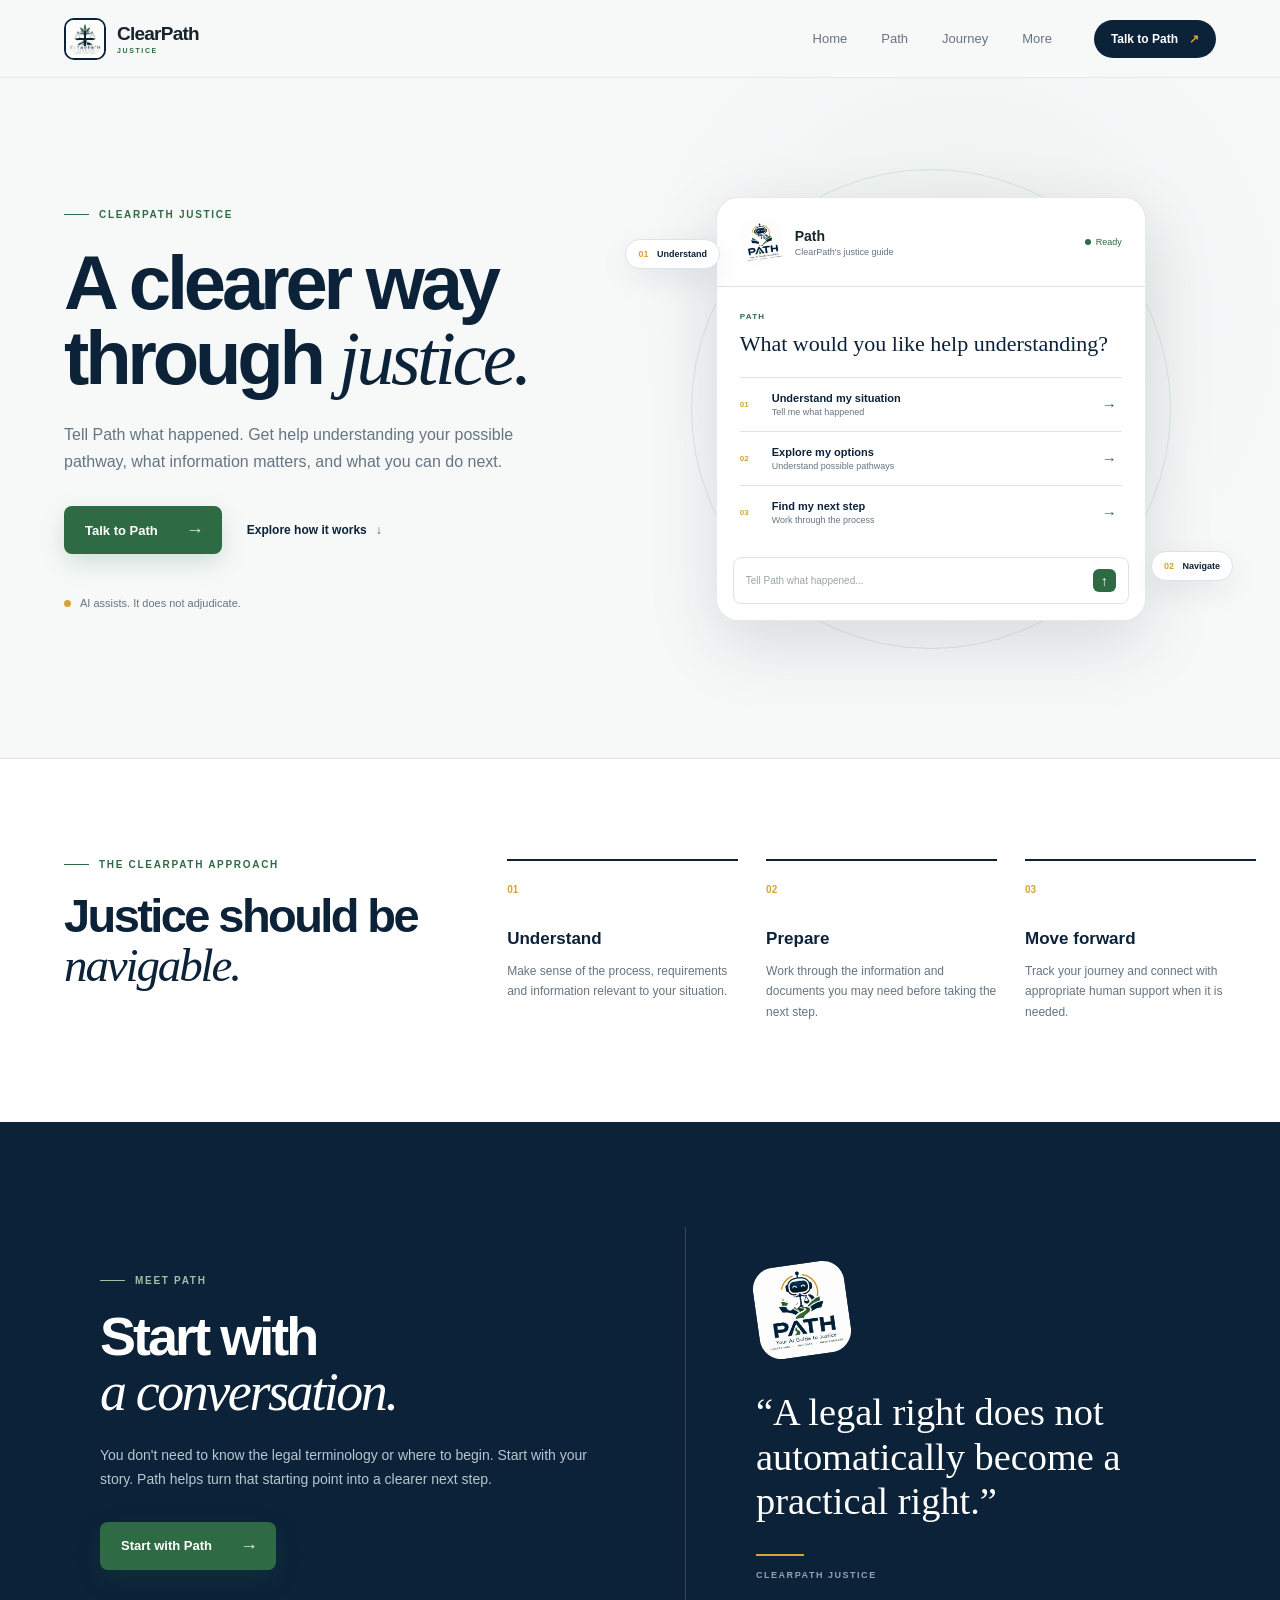
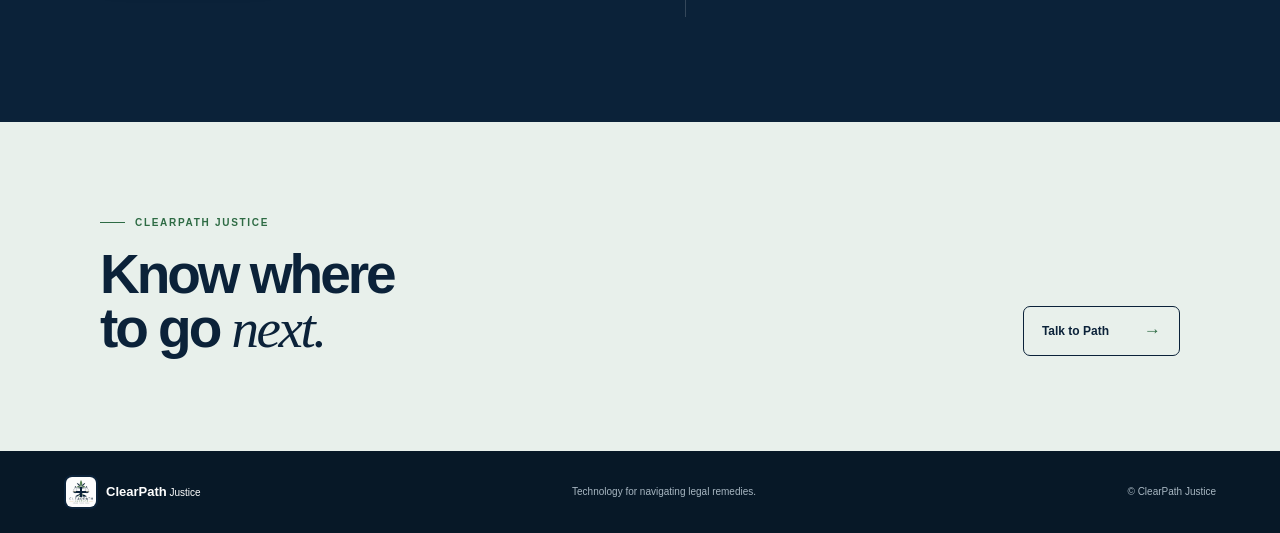
<file: index.html>
<!doctype html>
<html lang="en">
<head>
  <meta charset="utf-8">
  <meta name="viewport" content="width=device-width,initial-scale=1">
  <meta name="theme-color" content="#0B2239">
  <meta name="description" content="ClearPath Justice — helping people understand and navigate justice pathways.">
  <title>ClearPath Justice</title>
  <link rel="manifest" href="/manifest.webmanifest">
  <link rel="stylesheet" href="/styles.css">
</head>

<body>
  <div class="site-shell">

    <header class="site-header">
      <a class="brand" href="#home" aria-label="ClearPath Justice home">
        <span class="brand-mark">
          <img src="assets/clearpath-logo.jpeg" alt="ClearPath Justice" />
        </span>
        <span class="brand-copy">
          <strong>ClearPath</strong>
          <small>JUSTICE</small>
        </span>
      </a>

      <nav class="desktop-nav" aria-label="Primary navigation">
        <a href="#home">Home</a>
        <a href="#path">Path</a>
        <a href="#journey">Journey</a>
        <a href="#more">More</a>
      </nav>

      <a class="header-action" href="#path">
        <span>Talk to Path</span>
        <span aria-hidden="true">↗</span>
      </a>
    </header>

    <main>

      <section class="hero" id="home">
        <div class="hero-inner">

          <div class="hero-copy">
            <div class="eyebrow">
              <span class="eyebrow-line"></span>
              CLEARPATH JUSTICE
            </div>

            <h1>
              A clearer way<br>
              through <em>justice.</em>
            </h1>

            <p class="hero-lead">
              Tell Path what happened. Get help understanding your
              possible pathway, what information matters, and what
              you can do next.
            </p>

            <div class="hero-actions">
              <a class="primary-button" href="#path">
                <span>Talk to Path</span>
                <span class="button-arrow">→</span>
              </a>

              <a class="text-button" href="#journey">
                Explore how it works
                <span>↓</span>
              </a>
            </div>

            <div class="trust-note">
              <span class="trust-dot"></span>
              AI assists. It does not adjudicate.
            </div>
          </div>

          <div class="hero-visual" aria-label="Path conversational assistant preview">

            <div class="path-orbit orbit-one"></div>
            <div class="path-orbit orbit-two"></div>

            <div class="path-card">
              <div class="path-card-top">
                <div class="path-identity">
                  <span class="path-mark">
                    <img src="assets/path-logo.png" alt="Path" />
                  </span>
                  <div>
                    <strong>Path</strong>
                    <small>ClearPath's justice guide</small>
                  </div>
                </div>

                <span class="online">
                  <i></i> Ready
                </span>
              </div>

              <div class="conversation-preview">
                <div class="preview-label">PATH</div>

                <p class="path-question">
                  What would you like help understanding?
                </p>

                <div class="preview-option">
                  <span>01</span>
                  <div>
                    <strong>Understand my situation</strong>
                    <small>Tell me what happened</small>
                  </div>
                  <span class="option-arrow">→</span>
                </div>

                <div class="preview-option">
                  <span>02</span>
                  <div>
                    <strong>Explore my options</strong>
                    <small>Understand possible pathways</small>
                  </div>
                  <span class="option-arrow">→</span>
                </div>

                <div class="preview-option">
                  <span>03</span>
                  <div>
                    <strong>Find my next step</strong>
                    <small>Work through the process</small>
                  </div>
                  <span class="option-arrow">→</span>
                </div>
              </div>

              <div class="path-input-preview">
                <span>Tell Path what happened...</span>
                <b>↑</b>
              </div>
            </div>

            <div class="floating-label label-one">
              <span>01</span>
              Understand
            </div>

            <div class="floating-label label-two">
              <span>02</span>
              Navigate
            </div>

          </div>
        </div>
      </section>

      <section class="principles" id="journey">
        <div class="section-inner">

          <div class="section-intro">
            <div class="eyebrow">
              <span class="eyebrow-line"></span>
              THE CLEARPATH APPROACH
            </div>
            <h2>Justice should be<br><em>navigable.</em></h2>
          </div>

          <div class="principle-grid">

            <article class="principle">
              <span class="principle-number">01</span>
              <h3>Understand</h3>
              <p>
                Make sense of the process, requirements and information
                relevant to your situation.
              </p>
            </article>

            <article class="principle">
              <span class="principle-number">02</span>
              <h3>Prepare</h3>
              <p>
                Work through the information and documents you may need
                before taking the next step.
              </p>
            </article>

            <article class="principle">
              <span class="principle-number">03</span>
              <h3>Move forward</h3>
              <p>
                Track your journey and connect with appropriate human
                support when it is needed.
              </p>
            </article>

          </div>
        </div>
      </section>

      <section class="path-section" id="path">
        <div class="path-section-inner">

          <div class="path-section-copy">
            <div class="eyebrow">
              <span class="eyebrow-line"></span>
              MEET PATH
            </div>

            <h2>Start with<br><em>a conversation.</em></h2>

            <p>
              You don't need to know the legal terminology or where to
              begin. Start with your story. Path helps turn that starting
              point into a clearer next step.
            </p>

            <a class="primary-button" href="#path">
              <span>Start with Path</span>
              <span class="button-arrow">→</span>
            </a>
          </div>

          <div class="path-statement">
            <span class="large-path-mark">
              <img src="assets/path-logo.png" alt="Path" />
            </span>

            <blockquote>
              “A legal right does not automatically become
              a practical right.”
            </blockquote>

            <div class="statement-rule"></div>

            <span class="statement-caption">
              CLEARPATH JUSTICE
            </span>
          </div>

        </div>
      </section>

      <section class="closing" id="more">
        <div class="closing-inner">
          <div>
            <div class="eyebrow">
              <span class="eyebrow-line"></span>
              CLEARPATH JUSTICE
            </div>
            <h2>Know where<br>to go <em>next.</em></h2>
          </div>

          <a class="outline-button" href="#path">
            Talk to Path <span>→</span>
          </a>
        </div>
      </section>

    </main>

    <footer class="site-footer">
      <div class="footer-brand">
        <span class="brand-mark small">
          <img src="assets/clearpath-logo.jpeg" alt="ClearPath Justice" />
        </span>
        <span><strong>ClearPath</strong> Justice</span>
      </div>

      <p>Technology for navigating legal remedies.</p>

      <span>© ClearPath Justice</span>
    </footer>

  </div>

  <script src="/app.js"></script>
</body>
</html>
</file>
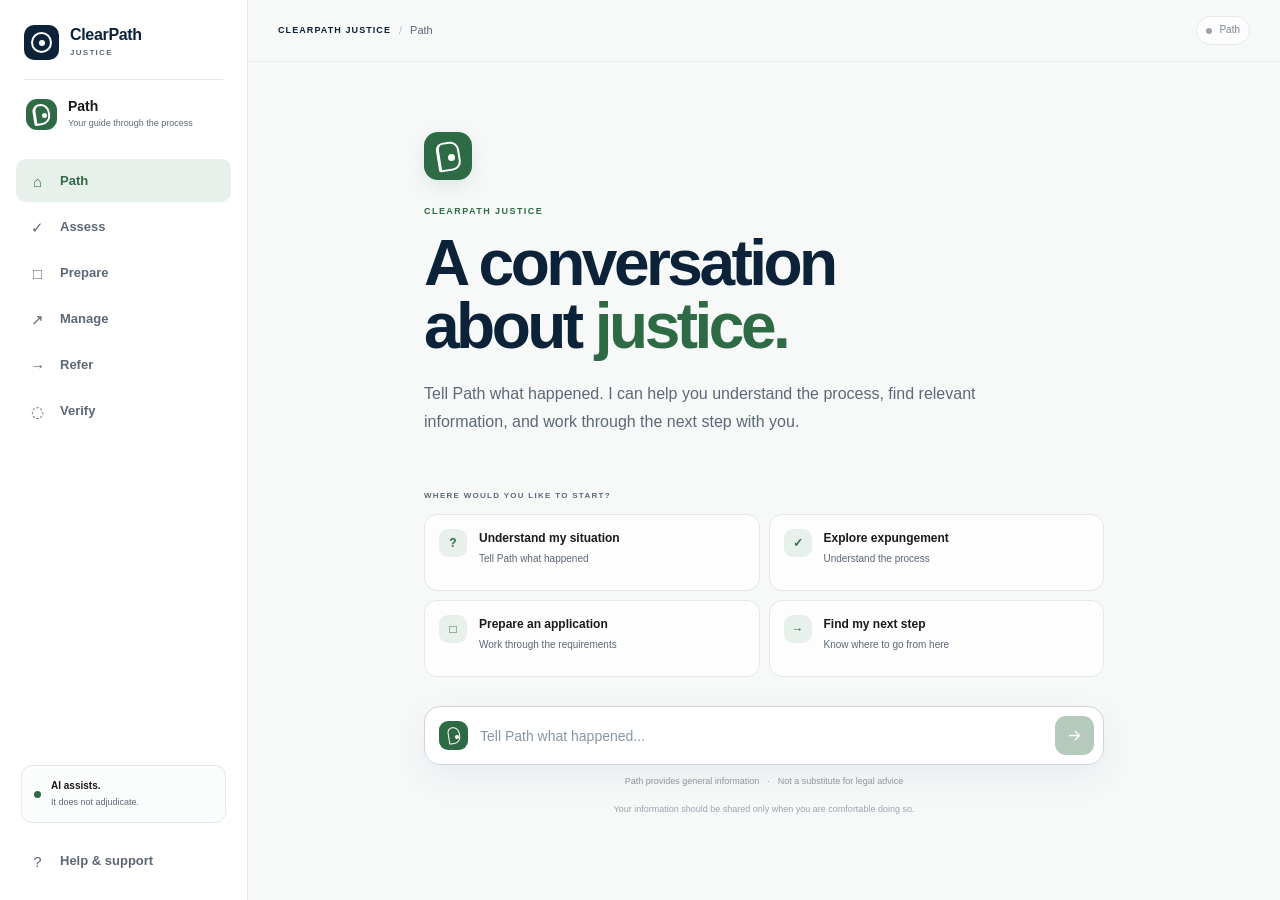
<file: frontend/index.html>
<!DOCTYPE html>
<html lang="en">
<head>
  <meta charset="UTF-8">
  <meta name="viewport" content="width=device-width, initial-scale=1.0">
  <meta name="theme-color" content="#0B2239">
  <meta name="description" content="ClearPath Justice — a conversation about justice.">
  <title>Path — ClearPath Justice</title>

  <link rel="stylesheet" href="/frontend/../design/clearpath/tokens.css">
  <link rel="stylesheet" href="/frontend/styles.css">
</head>

<body>

  <div class="app-shell">

    <!-- =====================================================
         SIDEBAR
    ====================================================== -->
    <aside class="sidebar" aria-label="ClearPath navigation">

      <div class="sidebar-inner">

        <div class="brand-lockup">

          <a class="clearpath-brand" href="#" aria-label="ClearPath Justice home">
            <div class="clearpath-mark" aria-hidden="true">
              <span></span>
            </div>

            <div>
              <strong>ClearPath</strong>
              <span>JUSTICE</span>
            </div>
          </a>

          <div class="brand-divider"></div>

          <div class="path-lockup">
            <div class="path-mark" aria-hidden="true">
              <span></span>
            </div>

            <div>
              <strong>Path</strong>
              <small>Your guide through the process</small>
            </div>
          </div>

        </div>

        <nav class="primary-nav" aria-label="Primary">

          <button class="nav-item active" type="button">
            <span class="nav-icon">⌂</span>
            <span>Path</span>
          </button>

          <button class="nav-item" type="button">
            <span class="nav-icon">✓</span>
            <span>Assess</span>
          </button>

          <button class="nav-item" type="button">
            <span class="nav-icon">□</span>
            <span>Prepare</span>
          </button>

          <button class="nav-item" type="button">
            <span class="nav-icon">↗</span>
            <span>Manage</span>
          </button>

          <button class="nav-item" type="button">
            <span class="nav-icon">→</span>
            <span>Refer</span>
          </button>

          <button class="nav-item" type="button">
            <span class="nav-icon">◌</span>
            <span>Verify</span>
          </button>

        </nav>

        <div class="sidebar-spacer"></div>

        <div class="sidebar-footer">

          <div class="principle">
            <span class="principle-dot"></span>
            <div>
              <strong>AI assists.</strong>
              <span>It does not adjudicate.</span>
            </div>
          </div>

          <button class="nav-item secondary" type="button">
            <span class="nav-icon">?</span>
            <span>Help &amp; support</span>
          </button>

        </div>

      </div>
    </aside>


    <!-- =====================================================
         MAIN
    ====================================================== -->
    <main class="main-content">

      <header class="topbar">

        <button
          class="mobile-menu-button"
          type="button"
          aria-label="Open navigation"
          aria-expanded="false"
        >
          ☰
        </button>

        <div class="topbar-context">
          <span class="context-label">CLEARPATH JUSTICE</span>
          <span class="context-separator">/</span>
          <span>Path</span>
        </div>

        <div class="topbar-spacer"></div>

        <div class="status-pill">
          <span class="status-dot"></span>
          Path
        </div>

      </header>


      <!-- ===================================================
           CONVERSATION
      ==================================================== -->
      <section class="conversation">

        <div class="conversation-column">

          <section class="hero">

            <div class="path-introduction">

              <div class="hero-path-mark" aria-hidden="true">
                <span></span>
              </div>

              <div class="eyebrow">
                CLEARPATH JUSTICE
              </div>

              <h1>
                A conversation<br>
                about <em>justice.</em>
              </h1>

              <p class="hero-description">
                Tell Path what happened. I can help you understand
                the process, find relevant information, and work
                through the next step with you.
              </p>

            </div>


            <!-- =============================================
                 STARTER PROMPTS
            ============================================== -->
            <div class="prompt-section">

              <div class="section-label">
                WHERE WOULD YOU LIKE TO START?
              </div>

              <div class="suggestion-grid">

                <button class="suggestion-card" type="button">
                  <span class="starter-icon">?</span>
                  <span>
                    <strong>Understand my situation</strong>
                    <small>Tell Path what happened</small>
                  </span>
                </button>

                <button class="suggestion-card" type="button">
                  <span class="starter-icon">✓</span>
                  <span>
                    <strong>Explore expungement</strong>
                    <small>Understand the process</small>
                  </span>
                </button>

                <button class="suggestion-card" type="button">
                  <span class="starter-icon">□</span>
                  <span>
                    <strong>Prepare an application</strong>
                    <small>Work through the requirements</small>
                  </span>
                </button>

                <button class="suggestion-card" type="button">
                  <span class="starter-icon">→</span>
                  <span>
                    <strong>Find my next step</strong>
                    <small>Know where to go from here</small>
                  </span>
                </button>

              </div>

            </div>


            <!-- =============================================
                 CHAT VIEW CREATED BY app.js
            ============================================== -->
            <div class="input-area">

              <div class="input-wrapper">

                <div class="composer-path-mark" aria-hidden="true">
                  <span></span>
                </div>

                <input
                  type="text"
                  aria-label="Message Path"
                  autocomplete="off"
                  placeholder="Tell Path what happened..."
                >

                <button
                  type="button"
                  aria-label="Send message"
                  disabled
                >
                  <svg viewBox="0 0 24 24" aria-hidden="true">
                    <path d="M5 12h13"></path>
                    <path d="m13 6 6 6-6 6"></path>
                  </svg>
                </button>

              </div>

              <div class="composer-footer">
                <span>Path provides general information</span>
                <span>Not a substitute for legal advice</span>
              </div>

            </div>


            <div class="welcome-note">
              Your information should be shared only when you are comfortable doing so.
            </div>

          </section>

        </div>

      </section>

    </main>

  </div>


  <div class="mobile-scrim" hidden></div>

  <script src="/frontend/app.js"></script>

</body>
</html>
</file>
<file: styles.css>
:root {
  --navy: #0B2239;
  --navy-deep: #071827;
  --navy-soft: #16324F;
  --green: #2E6B44;
  --green-dark: #245737;
  --green-light: #E8F0EB;
  --gold: #D4A537;
  --cream: #F7F9F9;
  --white: #FFFFFF;
  --text: #17232D;
  --muted: #667482;
  --border: #DCE4E8;
  --shadow: 0 24px 70px rgba(7, 24, 39, .13);
  --radius: 22px;
  --serif: Georgia, "Times New Roman", serif;
  --sans: Inter, ui-sans-serif, -apple-system, BlinkMacSystemFont, "Segoe UI", sans-serif;
}

* {
  box-sizing: border-box;
}

html {
  scroll-behavior: smooth;
}

body {
  margin: 0;
  background: var(--cream);
  color: var(--text);
  font-family: var(--sans);
  -webkit-font-smoothing: antialiased;
}

a {
  color: inherit;
  text-decoration: none;
}

.site-shell {
  min-height: 100vh;
  overflow: hidden;
}

/* HEADER */

.site-header {
  height: 78px;
  padding: 0 5vw;
  display: flex;
  align-items: center;
  justify-content: space-between;
  background: var(--cream);
  border-bottom: 1px solid rgba(11,34,57,.08);
}

.brand {
  display: flex;
  align-items: center;
  gap: 11px;
}

.brand-mark {
  width: 35px;
  height: 35px;
  border: 2px solid var(--navy);
  border-radius: 50%;
  position: relative;
  display: grid;
  place-items: center;
}

.brand-mark::before,
.brand-mark::after {
  content: "";
  position: absolute;
  background: var(--navy);
}

.brand-mark::before {
  width: 2px;
  height: 15px;
}

.brand-mark::after {
  width: 15px;
  height: 2px;
}

.brand-mark span {
  width: 6px;
  height: 6px;
  background: var(--green);
  border-radius: 50%;
  position: relative;
  z-index: 2;
}

.brand-mark.small {
  width: 25px;
  height: 25px;
}

.brand-mark.small::before {
  height: 10px;
}

.brand-mark.small::after {
  width: 10px;
}

.brand-mark.small span {
  width: 5px;
  height: 5px;
}

.brand-copy {
  display: flex;
  flex-direction: column;
  line-height: 1;
}

.brand-copy strong {
  font-size: 19px;
  letter-spacing: -.04em;
}

.brand-copy small {
  margin-top: 4px;
  font-size: 7px;
  letter-spacing: .23em;
  font-weight: 700;
  color: var(--green);
}

.desktop-nav {
  display: flex;
  gap: 34px;
  margin-left: auto;
  margin-right: 42px;
}

.desktop-nav a {
  font-size: 13px;
  color: var(--muted);
  transition: color .2s ease;
}

.desktop-nav a:hover {
  color: var(--navy);
}

.header-action {
  display: inline-flex;
  align-items: center;
  gap: 11px;
  background: var(--navy);
  color: white;
  padding: 12px 17px;
  border-radius: 100px;
  font-size: 12px;
  font-weight: 650;
}

.header-action span:last-child {
  color: var(--gold);
}

/* SHARED */

.eyebrow {
  display: flex;
  align-items: center;
  gap: 10px;
  color: var(--green);
  font-size: 10px;
  font-weight: 750;
  letter-spacing: .17em;
}

.eyebrow-line {
  width: 25px;
  height: 1px;
  background: var(--green);
}

h1,
h2 {
  margin: 0;
  font-weight: 650;
  letter-spacing: -.055em;
}

h1 em,
h2 em {
  font-family: var(--serif);
  font-weight: 400;
  letter-spacing: -.045em;
}

.primary-button {
  display: inline-flex;
  align-items: center;
  gap: 28px;
  padding: 15px 18px 15px 21px;
  background: var(--green);
  color: white;
  border-radius: 8px;
  font-size: 13px;
  font-weight: 700;
  box-shadow: 0 9px 25px rgba(46,107,68,.18);
  transition: transform .2s ease, background .2s ease;
}

.primary-button:hover {
  transform: translateY(-2px);
  background: var(--green-dark);
}

.button-arrow {
  font-size: 18px;
  line-height: 1;
  color: #DDE9E0;
}

.text-button {
  display: inline-flex;
  gap: 9px;
  align-items: center;
  font-size: 12px;
  font-weight: 650;
  color: var(--navy);
}

.text-button span {
  color: var(--green);
}

/* HERO */

.hero {
  background:
    radial-gradient(circle at 75% 35%, rgba(46,107,68,.075), transparent 31%),
    var(--cream);
  min-height: 680px;
  display: flex;
  align-items: center;
}

.hero-inner {
  width: min(1180px, 90vw);
  margin: auto;
  display: grid;
  grid-template-columns: 47% 53%;
  align-items: center;
  gap: 20px;
  padding: 72px 0 90px;
}

.hero-copy {
  position: relative;
  z-index: 2;
}

.hero h1 {
  font-size: clamp(48px, 6vw, 76px);
  line-height: .99;
  margin: 25px 0 25px;
  color: var(--navy);
}

.hero-lead {
  max-width: 500px;
  color: var(--muted);
  font-size: 16px;
  line-height: 1.7;
  margin: 0 0 31px;
}

.hero-actions {
  display: flex;
  align-items: center;
  gap: 25px;
}

.trust-note {
  display: flex;
  align-items: center;
  gap: 9px;
  margin-top: 43px;
  font-size: 11px;
  color: var(--muted);
}

.trust-dot {
  width: 7px;
  height: 7px;
  border-radius: 50%;
  background: var(--gold);
}

/* PATH VISUAL */

.hero-visual {
  position: relative;
  min-height: 490px;
  display: flex;
  align-items: center;
  justify-content: center;
}

.path-card {
  width: min(430px, 90%);
  background: white;
  border: 1px solid rgba(11,34,57,.1);
  border-radius: 22px;
  box-shadow: var(--shadow);
  position: relative;
  z-index: 3;
  overflow: hidden;
}

.path-card-top {
  padding: 22px 23px;
  border-bottom: 1px solid var(--border);
  display: flex;
  justify-content: space-between;
  align-items: center;
}

.path-identity {
  display: flex;
  align-items: center;
  gap: 11px;
}

.path-mark {
  width: 35px;
  height: 35px;
  border-radius: 10px;
  background: var(--green);
  position: relative;
  display: block;
  transform: rotate(-8deg);
}

.path-mark::before {
  content: "";
  position: absolute;
  width: 16px;
  height: 4px;
  border-radius: 4px;
  background: white;
  left: 9px;
  top: 15px;
  transform: rotate(42deg);
}

.path-mark::after {
  content: "";
  position: absolute;
  width: 8px;
  height: 4px;
  border-radius: 4px;
  background: white;
  left: 18px;
  top: 20px;
  transform: rotate(-44deg);
}

.path-identity strong,
.path-identity small {
  display: block;
}

.path-identity strong {
  font-size: 14px;
}

.path-identity small {
  color: var(--muted);
  font-size: 9px;
  margin-top: 3px;
}

.online {
  font-size: 9px;
  color: var(--green);
  display: flex;
  align-items: center;
  gap: 5px;
}

.online i {
  width: 6px;
  height: 6px;
  border-radius: 50%;
  background: var(--green);
}

.conversation-preview {
  padding: 25px 23px 18px;
}

.preview-label {
  font-size: 8px;
  letter-spacing: .16em;
  font-weight: 800;
  color: var(--green);
  margin-bottom: 10px;
}

.path-question {
  font-family: var(--serif);
  font-size: 22px;
  color: var(--navy);
  margin: 0 0 20px;
}

.preview-option {
  border-top: 1px solid var(--border);
  display: grid;
  grid-template-columns: 25px 1fr 20px;
  gap: 7px;
  align-items: center;
  padding: 14px 0;
}

.preview-option > span:first-child {
  font-size: 8px;
  color: var(--gold);
  font-weight: 800;
}

.preview-option strong,
.preview-option small {
  display: block;
}

.preview-option strong {
  font-size: 11px;
  color: var(--navy);
}

.preview-option small {
  color: var(--muted);
  font-size: 9px;
  margin-top: 3px;
}

.option-arrow {
  color: var(--green);
  font-size: 15px;
}

.path-input-preview {
  margin: 0 16px 16px;
  border: 1px solid var(--border);
  border-radius: 8px;
  padding: 11px 12px;
  display: flex;
  justify-content: space-between;
  align-items: center;
  color: #99A4AB;
  font-size: 10px;
}

.path-input-preview b {
  display: grid;
  place-items: center;
  width: 23px;
  height: 23px;
  border-radius: 6px;
  background: var(--green);
  color: white;
  font-size: 14px;
}

.path-orbit {
  position: absolute;
  border: 1px solid rgba(46,107,68,.13);
  border-radius: 50%;
}

.orbit-one {
  width: 480px;
  height: 480px;
}

.orbit-two {
  width: 360px;
  height: 360px;
}

.floating-label {
  position: absolute;
  z-index: 4;
  background: white;
  border: 1px solid var(--border);
  box-shadow: 0 10px 30px rgba(7,24,39,.08);
  padding: 9px 12px;
  border-radius: 100px;
  font-size: 9px;
  font-weight: 700;
  color: var(--navy);
}

.floating-label span {
  color: var(--gold);
  margin-right: 6px;
}

.label-one {
  top: 75px;
  left: 0;
}

.label-two {
  right: 3px;
  bottom: 73px;
}

/* PRINCIPLES */

.principles {
  background: white;
  padding: 100px 0;
  border-top: 1px solid var(--border);
}

.section-inner {
  width: min(1180px, 90vw);
  margin: auto;
  display: grid;
  grid-template-columns: 35% 65%;
  gap: 40px;
}

.section-intro h2 {
  font-size: 47px;
  line-height: 1.04;
  margin-top: 22px;
  color: var(--navy);
}

.principle-grid {
  display: grid;
  grid-template-columns: repeat(3, 1fr);
  gap: 28px;
}

.principle {
  border-top: 2px solid var(--navy);
  padding-top: 18px;
}

.principle-number {
  color: var(--gold);
  font-size: 10px;
  font-weight: 800;
}

.principle h3 {
  margin: 32px 0 12px;
  font-size: 17px;
  color: var(--navy);
}

.principle p {
  color: var(--muted);
  font-size: 12px;
  line-height: 1.7;
  margin: 0;
}

/* PATH SECTION */

.path-section {
  background: var(--navy);
  color: white;
  padding: 105px 0;
}

.path-section-inner {
  width: min(1080px, 90vw);
  margin: auto;
  display: grid;
  grid-template-columns: 1fr 1fr;
  gap: 90px;
  align-items: center;
}

.path-section .eyebrow {
  color: #9BC2A7;
}

.path-section .eyebrow-line {
  background: #9BC2A7;
}

.path-section h2 {
  font-size: 54px;
  line-height: 1.02;
  margin: 23px 0;
}

.path-section-copy p {
  max-width: 490px;
  color: #B8C6D0;
  line-height: 1.75;
  font-size: 14px;
  margin: 0 0 30px;
}

.path-statement {
  min-height: 390px;
  border-left: 1px solid rgba(255,255,255,.17);
  padding-left: 70px;
  display: flex;
  flex-direction: column;
  justify-content: center;
}

.large-path-mark {
  width: 58px;
  height: 58px;
  border-radius: 16px;
  background: var(--green);
  display: block;
  position: relative;
  transform: rotate(-8deg);
  margin-bottom: 34px;
}

.large-path-mark::before {
  content: "";
  position: absolute;
  width: 29px;
  height: 7px;
  border-radius: 7px;
  background: white;
  left: 15px;
  top: 25px;
  transform: rotate(42deg);
}

.large-path-mark::after {
  content: "";
  position: absolute;
  width: 15px;
  height: 7px;
  border-radius: 7px;
  background: white;
  left: 30px;
  top: 35px;
  transform: rotate(-44deg);
}

.path-statement blockquote {
  font-family: var(--serif);
  font-size: clamp(28px, 3vw, 39px);
  line-height: 1.16;
  margin: 0;
  max-width: 500px;
  color: white;
}

.statement-rule {
  width: 48px;
  height: 2px;
  background: var(--gold);
  margin: 30px 0 14px;
}

.statement-caption {
  font-size: 9px;
  letter-spacing: .17em;
  color: #91A3AF;
  font-weight: 700;
}

/* CLOSING */

.closing {
  background: var(--green-light);
  padding: 95px 0;
}

.closing-inner {
  width: min(1080px, 90vw);
  margin: auto;
  display: flex;
  align-items: flex-end;
  justify-content: space-between;
  gap: 30px;
}

.closing h2 {
  font-size: 55px;
  line-height: .98;
  color: var(--navy);
  margin-top: 20px;
}

.outline-button {
  border: 1px solid var(--navy);
  border-radius: 7px;
  padding: 14px 18px;
  display: inline-flex;
  align-items: center;
  gap: 35px;
  font-size: 12px;
  font-weight: 700;
  color: var(--navy);
}

.outline-button span {
  color: var(--green);
  font-size: 17px;
}

/* FOOTER */

.site-footer {
  min-height: 82px;
  padding: 0 5vw;
  background: var(--navy-deep);
  color: #A8B7C2;
  display: flex;
  align-items: center;
  justify-content: space-between;
  font-size: 10px;
}

.footer-brand {
  display: flex;
  align-items: center;
  gap: 8px;
  color: white;
}

.footer-brand strong {
  font-size: 13px;
}

/* MOBILE */

@media (max-width: 850px) {
  .site-header {
    padding: 0 6vw;
  }

  .desktop-nav {
    display: none;
  }

  .header-action {
    padding: 10px 13px;
  }

  .hero-inner {
    grid-template-columns: 1fr;
    padding: 65px 0 55px;
  }

  .hero h1 {
    font-size: clamp(48px, 14vw, 68px);
  }

  .hero-visual {
    min-height: 450px;
  }

  .section-inner,
  .path-section-inner {
    grid-template-columns: 1fr;
  }

  .principle-grid {
    grid-template-columns: 1fr;
    gap: 35px;
  }

  .section-intro h2 {
    font-size: 42px;
  }

  .path-section-inner {
    gap: 65px;
  }

  .path-statement {
    border-left: 0;
    border-top: 1px solid rgba(255,255,255,.17);
    padding: 55px 0 0;
    min-height: auto;
  }

  .closing-inner {
    align-items: flex-start;
    flex-direction: column;
  }

  .closing h2 {
    font-size: 45px;
  }

  .site-footer {
    padding: 25px 6vw;
    flex-wrap: wrap;
    gap: 12px;
  }
}

@media (max-width: 520px) {
  .brand-copy strong {
    font-size: 16px;
  }

  .header-action span:first-child {
    display: none;
  }

  .hero-lead {
    font-size: 14px;
  }

  .hero-actions {
    align-items: flex-start;
    flex-direction: column;
    gap: 18px;
  }

  .hero-visual {
    min-height: 420px;
  }

  .path-card {
    width: 94%;
  }

  .orbit-one {
    width: 390px;
    height: 390px;
  }

  .orbit-two {
    width: 300px;
    height: 300px;
  }

  .floating-label {
    display: none;
  }

  .principles,
  .path-section,
  .closing {
    padding: 75px 0;
  }
}

@media (prefers-reduced-motion: reduce) {
  html {
    scroll-behavior: auto;
  }

  *,
  *::before,
  *::after {
    transition: none !important;
  }
}

:focus-visible {
  outline: 3px solid var(--gold);
  outline-offset: 4px;
}


/* =========================================================
   REAL BRAND ASSETS
   ClearPath logo + Path logo
   ========================================================= */

.brand-mark,
.path-mark,
.large-path-mark {
  display: flex;
  align-items: center;
  justify-content: center;
  overflow: hidden;
  background: transparent;
}

.brand-mark img {
  display: block;
  width: 100%;
  height: 100%;
  object-fit: contain;
}

.brand-mark {
  width: 42px;
  height: 42px;
  border-radius: 10px;
}

.brand-mark.small {
  width: 34px;
  height: 34px;
  border-radius: 8px;
}

.path-mark img,
.large-path-mark img {
  display: block;
  width: 100%;
  height: 100%;
  object-fit: contain;
}

.path-mark {
  width: 44px;
  height: 44px;
  border-radius: 12px;
}

.large-path-mark {
  width: 92px;
  height: 92px;
  border-radius: 22px;
}

@media (max-width: 640px) {
  .brand-mark {
    width: 38px;
    height: 38px;
  }

  .path-mark {
    width: 40px;
    height: 40px;
  }

  .large-path-mark {
    width: 76px;
    height: 76px;
  }
}
</file>
<file: design/clearpath/tokens.css>
:root {
  --cp-color-navy: #0B2239;
  --cp-color-navy-light: #16324F;

  --cp-color-green: #2E6B44;
  --cp-color-green-light: #E8F0EB;

  --cp-color-gold: #D4A537;

  --cp-bg: #F7F9F9;
  --cp-surface: #FFFFFF;

  --cp-text: #1A1A1A;
  --cp-text-muted: #5C6875;
  --cp-border: #E2E8F0;

  --cp-primary: var(--cp-color-green);
  --cp-primary-on: #FFFFFF;

  --cp-accent: var(--cp-color-gold);
  --cp-heading: var(--cp-color-navy);

  --cp-font-display:
    "Inter",
    -apple-system,
    BlinkMacSystemFont,
    "Segoe UI",
    Roboto,
    Helvetica,
    Arial,
    sans-serif;

  --cp-font-body:
    "Inter",
    -apple-system,
    BlinkMacSystemFont,
    "Segoe UI",
    Roboto,
    Helvetica,
    Arial,
    sans-serif;

  --cp-space-1: 4px;
  --cp-space-2: 8px;
  --cp-space-3: 12px;
  --cp-space-4: 16px;
  --cp-space-5: 20px;
  --cp-space-6: 24px;
  --cp-space-8: 32px;
  --cp-space-10: 40px;
  --cp-space-12: 48px;
  --cp-space-16: 64px;

  --cp-radius-sm: 8px;
  --cp-radius-md: 12px;
  --cp-radius-lg: 16px;
  --cp-radius-pill: 999px;

  --cp-ease-standard: cubic-bezier(0.23, 1, 0.32, 1);

  --cp-motion-enter: 200ms;
  --cp-motion-exit: 140ms;

  --cp-focus-ring:
    0 0 0 3px rgba(46, 107, 68, 0.24);
}
</file>
<file: frontend/styles.css>
@import url("/design/clearpath/tokens.css");

:root {
  --page: var(--cp-bg);
  --surface: var(--cp-surface);
  --ink: var(--cp-text);
  --muted: var(--cp-text-muted);
  --line: var(--cp-border);
  --navy: var(--cp-color-navy);
  --navy-light: var(--cp-color-navy-light);
  --green: var(--cp-color-green);
  --green-light: var(--cp-color-green-light);
  --gold: var(--cp-color-gold);

  --sidebar-width: 248px;
  --content-width: 780px;
  --transition: 180ms var(--cp-ease-standard);
}


/* =========================================================
   RESET
========================================================= */

* {
  box-sizing: border-box;
}

html {
  min-height: 100%;
  background: var(--page);
  color-scheme: light;
}

body {
  margin: 0;
  min-height: 100vh;

  background:
    radial-gradient(
      circle at 50% 0%,
      rgba(255,255,255,.95),
      transparent 48%
    ),
    var(--page);

  color: var(--ink);

  font-family: var(--cp-font-body);
  font-size: 15px;
  line-height: 1.65;

  -webkit-font-smoothing: antialiased;

  overflow: hidden;
}

button,
input,
textarea {
  font: inherit;
}

button {
  -webkit-tap-highlight-color: transparent;
}

button:focus-visible,
input:focus-visible,
textarea:focus-visible,
a:focus-visible {
  outline: 3px solid rgba(46,107,68,.24);
  outline-offset: 3px;
}

::selection {
  background: rgba(46,107,68,.16);
}


/* =========================================================
   APP SHELL
========================================================= */

.app-shell {
  display: flex;
  width: 100%;
  height: 100vh;
}


/* =========================================================
   SIDEBAR
========================================================= */

.sidebar {
  flex: 0 0 var(--sidebar-width);
  width: var(--sidebar-width);

  background: var(--surface);
  border-right: 1px solid var(--line);
}

.sidebar-inner {
  display: flex;
  flex-direction: column;

  width: 100%;
  height: 100%;

  padding: 25px 16px 18px;
}


/* =========================================================
   BRAND
========================================================= */

.brand-lockup {
  padding: 0 8px;
}

.clearpath-brand,
.path-lockup {
  display: flex;
  align-items: center;
  gap: 11px;

  text-decoration: none;
  color: var(--ink);
}

.clearpath-mark {
  position: relative;

  display: grid;
  place-items: center;

  width: 35px;
  height: 35px;

  border-radius: 10px;

  background: var(--navy);
}

.clearpath-mark::before,
.clearpath-mark::after {
  content: "";

  position: absolute;

  border: 2px solid white;
  border-radius: 50%;
}

.clearpath-mark::before {
  width: 17px;
  height: 17px;
}

.clearpath-mark::after {
  width: 6px;
  height: 6px;

  background: white;
  border: 0;
}

.clearpath-brand strong {
  display: block;

  color: var(--navy);

  font-size: 16px;
  line-height: 1.1;
  letter-spacing: -.02em;
}

.clearpath-brand span {
  display: block;

  margin-top: 3px;

  color: var(--muted);

  font-size: 8px;
  font-weight: 750;
  letter-spacing: .16em;
}

.brand-divider {
  height: 1px;

  margin: 19px 0;

  background: var(--line);
}

.path-lockup {
  padding: 0 2px;
}

.path-mark,
.hero-path-mark,
.composer-path-mark {
  position: relative;

  display: grid;
  place-items: center;

  flex: 0 0 auto;

  border-radius: 11px;

  background: var(--green);
}

.path-mark {
  width: 31px;
  height: 31px;
}

.path-mark::before,
.hero-path-mark::before,
.composer-path-mark::before {
  content: "";

  width: 12px;
  height: 17px;

  border: 2px solid white;
  border-left-width: 3px;

  border-radius: 7px 9px 9px 2px;

  transform: rotate(-9deg);
}

.path-mark span,
.hero-path-mark span,
.composer-path-mark span {
  position: absolute;

  width: 5px;
  height: 5px;

  border-radius: 50%;

  background: white;

  transform: translate(3px, 1px);
}

.path-lockup strong {
  display: block;

  color: var(--ink);

  font-size: 14px;
  line-height: 1.1;
}

.path-lockup small {
  display: block;

  margin-top: 3px;

  color: var(--muted);

  font-size: 9px;
  line-height: 1.3;
}


/* =========================================================
   NAVIGATION
========================================================= */

.primary-nav {
  display: flex;
  flex-direction: column;

  gap: 3px;

  margin-top: 29px;
}

.nav-item {
  display: flex;
  align-items: center;

  width: 100%;
  min-height: 43px;

  gap: 12px;

  padding: 9px 11px;

  border: 0;
  border-radius: 10px;

  background: transparent;

  color: var(--muted);

  font-size: 13px;
  font-weight: 550;

  text-align: left;

  cursor: pointer;

  transition:
    background var(--transition),
    color var(--transition),
    transform var(--transition);
}

.nav-item:hover {
  background: var(--green-light);
  color: var(--green);
}

.nav-item.active {
  background: var(--green-light);
  color: var(--green);
  font-weight: 700;
}

.nav-icon {
  display: grid;
  place-items: center;

  width: 21px;
  height: 21px;

  color: currentColor;

  font-size: 15px;
  font-weight: 500;
}

.sidebar-spacer {
  flex: 1;
}

.sidebar-footer {
  display: flex;
  flex-direction: column;

  gap: 7px;
}

.principle {
  display: flex;
  align-items: center;

  gap: 10px;

  margin: 0 5px 9px;
  padding: 12px;

  border: 1px solid var(--line);
  border-radius: 11px;

  background: #fbfcfc;
}

.principle-dot {
  flex: 0 0 auto;

  width: 7px;
  height: 7px;

  border-radius: 50%;

  background: var(--green);
}

.principle strong,
.principle span {
  display: block;
}

.principle strong {
  color: var(--ink);
  font-size: 10px;
}

.principle span {
  margin-top: 1px;
  color: var(--muted);
  font-size: 9px;
}


/* =========================================================
   MAIN
========================================================= */

.main-content {
  display: flex;
  flex-direction: column;

  min-width: 0;
  flex: 1;

  background: var(--page);
}


/* =========================================================
   TOPBAR
========================================================= */

.topbar {
  display: flex;
  align-items: center;

  height: 62px;
  min-height: 62px;

  padding: 0 30px;

  border-bottom: 1px solid rgba(226,232,240,.7);

  background: rgba(247,249,249,.76);

  backdrop-filter: blur(12px);
}

.topbar-context {
  display: flex;
  align-items: center;
  gap: 8px;

  color: var(--muted);

  font-size: 11px;
}

.context-label {
  color: var(--navy);

  font-size: 9px;
  font-weight: 800;
  letter-spacing: .12em;
}

.context-separator {
  color: #b2bbc4;
}

.topbar-spacer {
  flex: 1;
}

.status-pill {
  display: flex;
  align-items: center;

  gap: 7px;

  padding: 5px 9px;

  border: 1px solid var(--line);
  border-radius: 999px;

  background: rgba(255,255,255,.72);

  color: var(--muted);

  font-size: 10px;
}

.status-dot {
  width: 6px;
  height: 6px;

  border-radius: 50%;

  background: var(--green);
}

.mobile-menu-button {
  display: none;

  margin-right: 12px;

  width: 36px;
  height: 36px;

  border: 1px solid var(--line);
  border-radius: 9px;

  background: var(--surface);

  color: var(--navy);

  cursor: pointer;
}


/* =========================================================
   CONVERSATION
========================================================= */

.conversation {
  flex: 1;

  min-height: 0;

  overflow-y: auto;

  scrollbar-width: thin;
}

.conversation-column {
  width: min(
    calc(100% - 48px),
    var(--content-width)
  );

  min-height: 100%;

  margin: 0 auto;
}


/* =========================================================
   HERO
========================================================= */

.hero {
  display: flex;
  flex-direction: column;
  align-items: stretch;

  min-height: calc(100vh - 62px);

  padding:
    70px
    0
    34px;
}

.path-introduction {
  width: 100%;
  max-width: 680px;

  margin: 0 auto;

  text-align: left;

  animation:
    welcome-in
    .25s
    var(--cp-ease-standard);
}

.hero-path-mark {
  position: relative;

  width: 48px;
  height: 48px;

  margin-bottom: 24px;

  border-radius: 14px;

  box-shadow:
    0 7px 20px
    rgba(46,107,68,.12);
}

.hero-path-mark::before {
  width: 18px;
  height: 25px;
}

.hero-path-mark span {
  width: 7px;
  height: 7px;
}

.eyebrow,
.section-label {
  color: var(--green);

  font-size: 9px;
  font-weight: 800;

  letter-spacing: .16em;
}

.hero h1 {
  margin: 13px 0 0;

  color: var(--navy);

  font-family: var(--cp-font-display);

  font-size: clamp(42px, 5.3vw, 64px);
  font-weight: 650;

  line-height: .98;
  letter-spacing: -.055em;
}

.hero h1 em {
  color: var(--green);

  font-style: normal;
}

.hero-description {
  max-width: 610px;

  margin:
    23px
    0
    0;

  color: var(--muted);

  font-size: 16px;

  line-height: 1.75;
}


/* =========================================================
   STARTERS
========================================================= */

.prompt-section {
  width: 100%;
  max-width: 680px;

  margin:
    53px
    auto
    0;
}

.section-label {
  margin-bottom: 12px;

  color: var(--muted);

  font-size: 8px;
}

.suggestion-grid {
  display: grid;

  grid-template-columns:
    repeat(2, minmax(0,1fr));

  gap: 9px;
}

.suggestion-card {
  display: flex;
  align-items: flex-start;

  gap: 12px;

  min-height: 77px;

  padding: 14px;

  border: 1px solid var(--line);
  border-radius: 13px;

  background: rgba(255,255,255,.72);

  color: var(--ink);

  text-align: left;

  cursor: pointer;

  transition:
    transform var(--transition),
    border-color var(--transition),
    box-shadow var(--transition),
    background var(--transition);
}

.suggestion-card:hover {
  transform: translateY(-1px);

  border-color: #cbd8d0;

  background: var(--surface);

  box-shadow:
    0 9px 28px
    rgba(11,34,57,.055);
}

.suggestion-card:active {
  transform: translateY(0);
}

.starter-icon {
  display: grid;
  place-items: center;

  flex: 0 0 auto;

  width: 28px;
  height: 28px;

  border-radius: 9px;

  background: var(--green-light);

  color: var(--green);

  font-size: 12px;
  font-weight: 800;
}

.suggestion-card > span:last-child {
  display: flex;
  flex-direction: column;

  gap: 3px;
}

.suggestion-card strong {
  color: var(--ink);

  font-size: 12px;
  font-weight: 700;
}

.suggestion-card small {
  color: var(--muted);

  font-size: 10px;
  line-height: 1.45;
}


/* =========================================================
   COMPOSER
========================================================= */

.input-area {
  width: 100%;
  max-width: 680px;

  margin:
    29px
    auto
    0;
}

.input-wrapper {
  display: flex;
  align-items: center;

  gap: 10px;

  width: 100%;

  padding:
    9px
    9px
    9px
    14px;

  border: 1px solid #ccd5dc;
  border-radius: 16px;

  background: rgba(255,255,255,.96);

  box-shadow:
    0 12px 36px
    rgba(11,34,57,.065);

  transition:
    border-color var(--transition),
    box-shadow var(--transition);
}

.input-wrapper:focus-within {
  border-color: rgba(46,107,68,.58);

  box-shadow:
    0 14px 40px rgba(11,34,57,.075),
    var(--cp-focus-ring);
}

.composer-path-mark {
  width: 29px;
  height: 29px;

  border-radius: 9px;
}

.composer-path-mark::before {
  width: 10px;
  height: 15px;

  border-width: 1.7px;
}

.composer-path-mark span {
  width: 4px;
  height: 4px;
}

.input-wrapper input {
  flex: 1;

  min-width: 0;

  height: 39px;

  border: 0;
  outline: 0;

  background: transparent;

  color: var(--ink);

  font-size: 14px;
}

.input-wrapper input::placeholder {
  color: #8996a2;
}

.input-wrapper button {
  display: grid;
  place-items: center;

  flex: 0 0 auto;

  width: 39px;
  height: 39px;

  border: 0;
  border-radius: 11px;

  background: var(--green);

  color: white;

  cursor: pointer;

  transition:
    background var(--transition),
    transform var(--transition),
    opacity var(--transition);
}

.input-wrapper button:hover:not(:disabled) {
  background: #255a39;

  transform: translateY(-1px);
}

.input-wrapper button:disabled {
  opacity: .35;
  cursor: not-allowed;
}

.input-wrapper button svg {
  width: 17px;
  height: 17px;

  fill: none;

  stroke: currentColor;

  stroke-width: 1.8;

  stroke-linecap: round;
  stroke-linejoin: round;
}

.composer-footer {
  display: flex;
  justify-content: center;

  gap: 8px;

  margin-top: 9px;

  color: #8a96a1;

  font-size: 9px;
}

.composer-footer span + span::before {
  content: "·";

  margin-right: 8px;
}

.welcome-note {
  max-width: 680px;

  margin:
    13px
    auto
    0;

  color: #9aa4ad;

  font-size: 9px;

  text-align: center;
}


/* =========================================================
   CHAT MESSAGES — app.js generated
========================================================= */

.path-chat-view {
  width: 100%;
  max-width: 680px;

  margin:
    30px
    auto
    0;
}

.path-chat-messages {
  display: flex;
  flex-direction: column;

  gap: 18px;
}

.path-message {
  max-width: 84%;

  padding:
    15px
    17px;

  border-radius: 15px;

  line-height: 1.7;

  animation:
    message-in
    .2s
    var(--cp-ease-standard);
}

.path-message-user {
  align-self: flex-end;

  background: var(--navy);

  color: white;

  border-bottom-right-radius: 5px;
}

.path-message-assistant {
  align-self: flex-start;

  background: var(--surface);

  border: 1px solid var(--line);

  color: var(--ink);

  box-shadow:
    0 5px 18px
    rgba(11,34,57,.035);

  border-bottom-left-radius: 5px;
}

.path-message-label {
  margin-bottom: 6px;

  color: inherit;

  font-size: 8px;
  font-weight: 800;

  letter-spacing: .13em;

  text-transform: uppercase;

  opacity: .58;
}

.path-message-content {
  font-size: 14px;

  overflow-wrap: anywhere;
}

.path-metadata {
  margin-top: 13px;
  padding-top: 11px;

  border-top: 1px solid var(--line);

  color: var(--muted);

  font-size: 10px;
}

.path-thinking {
  display: flex;
  align-items: center;

  gap: 4px;

  height: 20px;
}

.path-thinking span {
  width: 5px;
  height: 5px;

  border-radius: 50%;

  background: var(--green);

  animation:
    pathThinking
    1.2s
    infinite
    ease-in-out;
}

.path-thinking span:nth-child(2) {
  animation-delay: .14s;
}

.path-thinking span:nth-child(3) {
  animation-delay: .28s;
}


/* =========================================================
   ONLINE / OFFLINE
========================================================= */

.path-offline .status-dot {
  background: #9aa4ad;
}

.path-offline .status-pill {
  color: #7b858e;
}


/* =========================================================
   MOBILE
========================================================= */

@media (max-width: 800px) {

  body {
    overflow: hidden;
  }

  .sidebar {
    position: fixed;

    z-index: 40;

    inset:
      0
      auto
      0
      0;

    width: min(286px, 88vw);

    transform: translateX(-105%);

    box-shadow:
      20px 0 60px
      rgba(11,34,57,.14);

    transition:
      transform var(--transition);
  }

  .sidebar.open {
    transform: translateX(0);
  }

  .mobile-menu-button {
    display: grid;
    place-items: center;
  }

  .topbar {
    height: 56px;
    min-height: 56px;

    padding:
      0
      15px;
  }

  .topbar-context {
    font-size: 10px;
  }

  .conversation-column {
    width:
      calc(100% - 30px);
  }

  .hero {
    min-height:
      calc(100vh - 56px);

    padding:
      47px
      0
      25px;
  }

  .hero h1 {
    font-size: 43px;
  }

  .hero-description {
    font-size: 14px;
  }

  .prompt-section {
    margin-top: 38px;
  }

  .suggestion-grid {
    grid-template-columns: 1fr;
  }

  .input-area,
  .path-chat-view {
    width: 100%;
  }

  .path-message {
    max-width: 92%;
  }

  .composer-footer {
    font-size: 8px;
  }

}


@media (max-width: 480px) {

  .topbar-context .context-label,
  .topbar-context .context-separator {
    display: none;
  }

  .hero {
    padding-top: 39px;
  }

  .hero-path-mark {
    width: 43px;
    height: 43px;

    margin-bottom: 21px;
  }

  .hero h1 {
    font-size: 37px;
  }

  .hero-description {
    margin-top: 19px;

    font-size: 13.5px;
  }

  .prompt-section {
    margin-top: 32px;
  }

  .suggestion-card {
    min-height: 68px;
  }

  .input-wrapper {
    padding-left: 10px;
  }

  .composer-path-mark {
    display: none;
  }

  .input-wrapper input {
    font-size: 13px;
  }

  .composer-footer {
    flex-wrap: wrap;

    line-height: 1.4;
  }

  .composer-footer span + span::before {
    display: none;
  }

}


/* =========================================================
   MOTION
========================================================= */

@keyframes welcome-in {
  from {
    opacity: 0;
    transform: translateY(8px);
  }

  to {
    opacity: 1;
    transform: translateY(0);
  }
}

@keyframes message-in {
  from {
    opacity: 0;
    transform: translateY(5px);
  }

  to {
    opacity: 1;
    transform: translateY(0);
  }
}

@keyframes pathThinking {
  0%,
  60%,
  100% {
    opacity: .25;
    transform: translateY(0);
  }

  30% {
    opacity: 1;
    transform: translateY(-2px);
  }
}


/* =========================================================
   REDUCED MOTION
========================================================= */

@media (prefers-reduced-motion: reduce) {

  *,
  *::before,
  *::after {
    animation-duration: .01ms !important;
    animation-iteration-count: 1 !important;
    transition-duration: .01ms !important;
    scroll-behavior: auto !important;
  }

}
</file>
